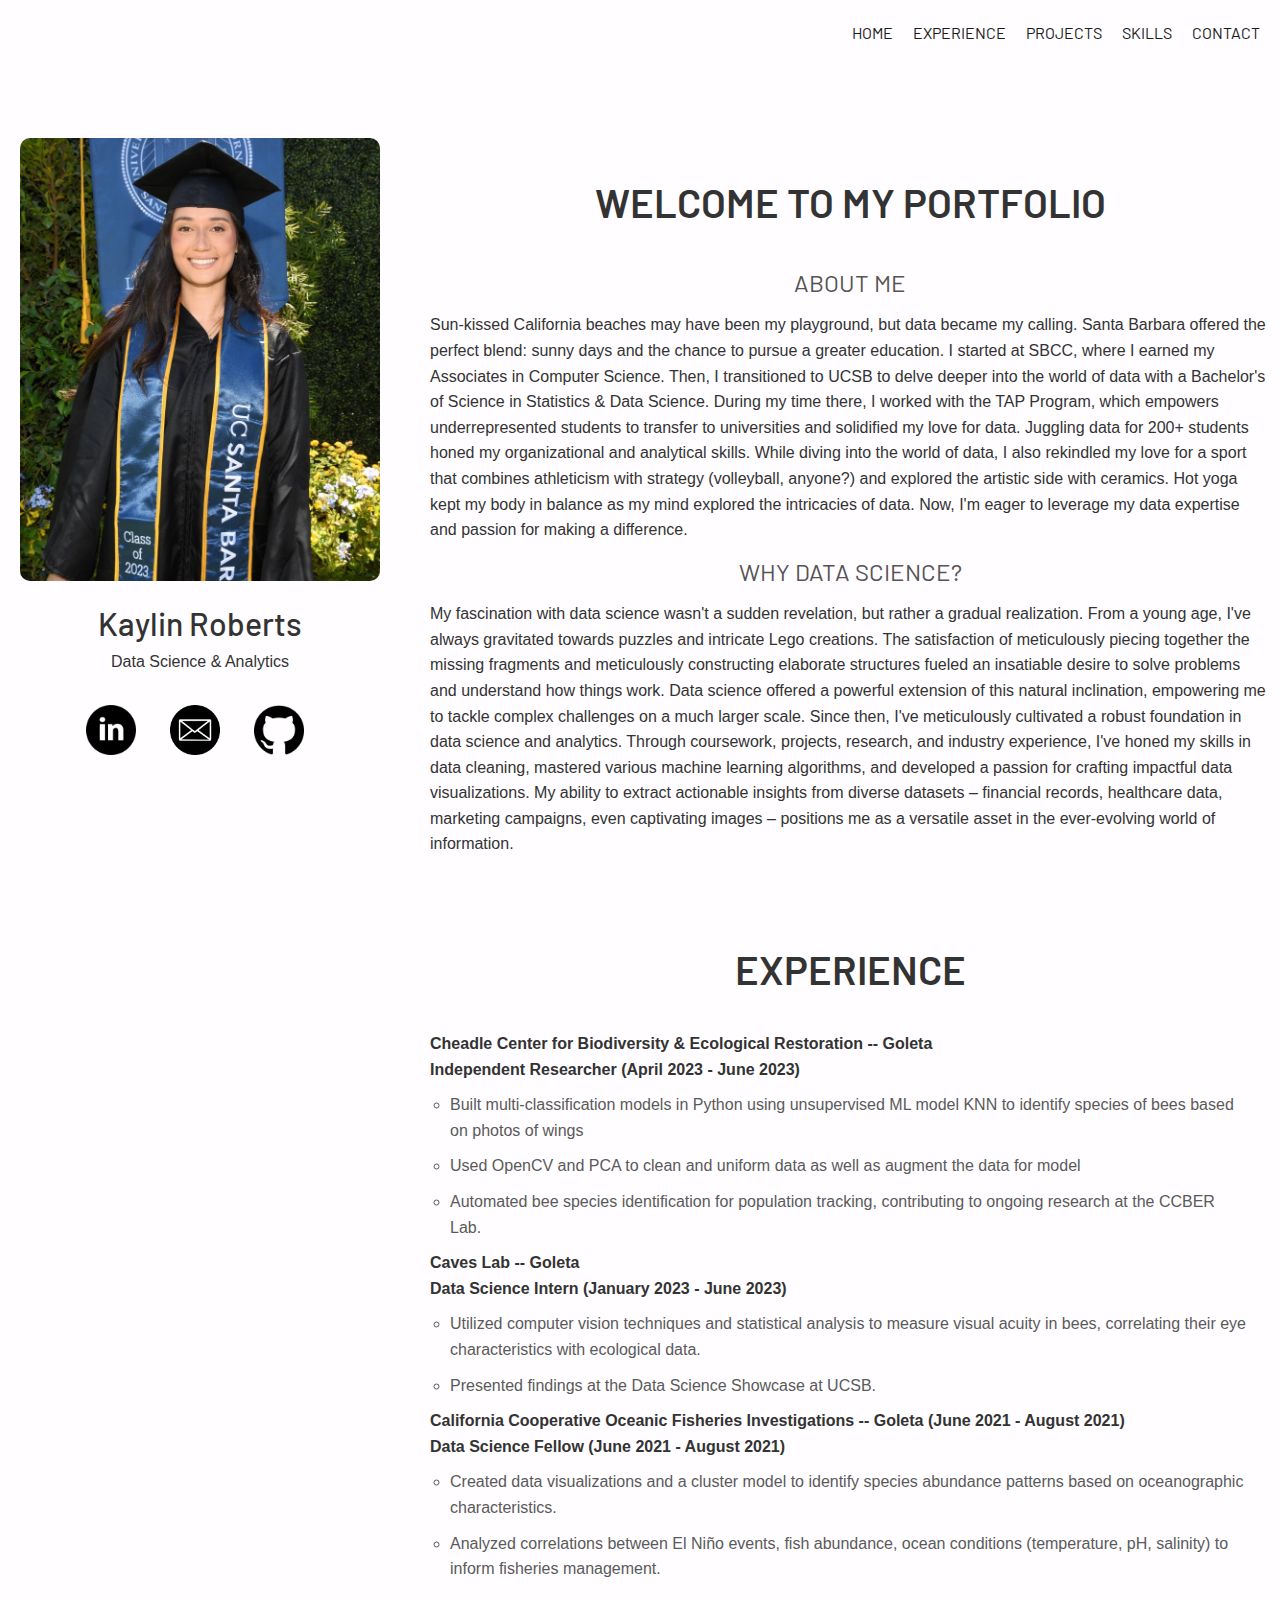
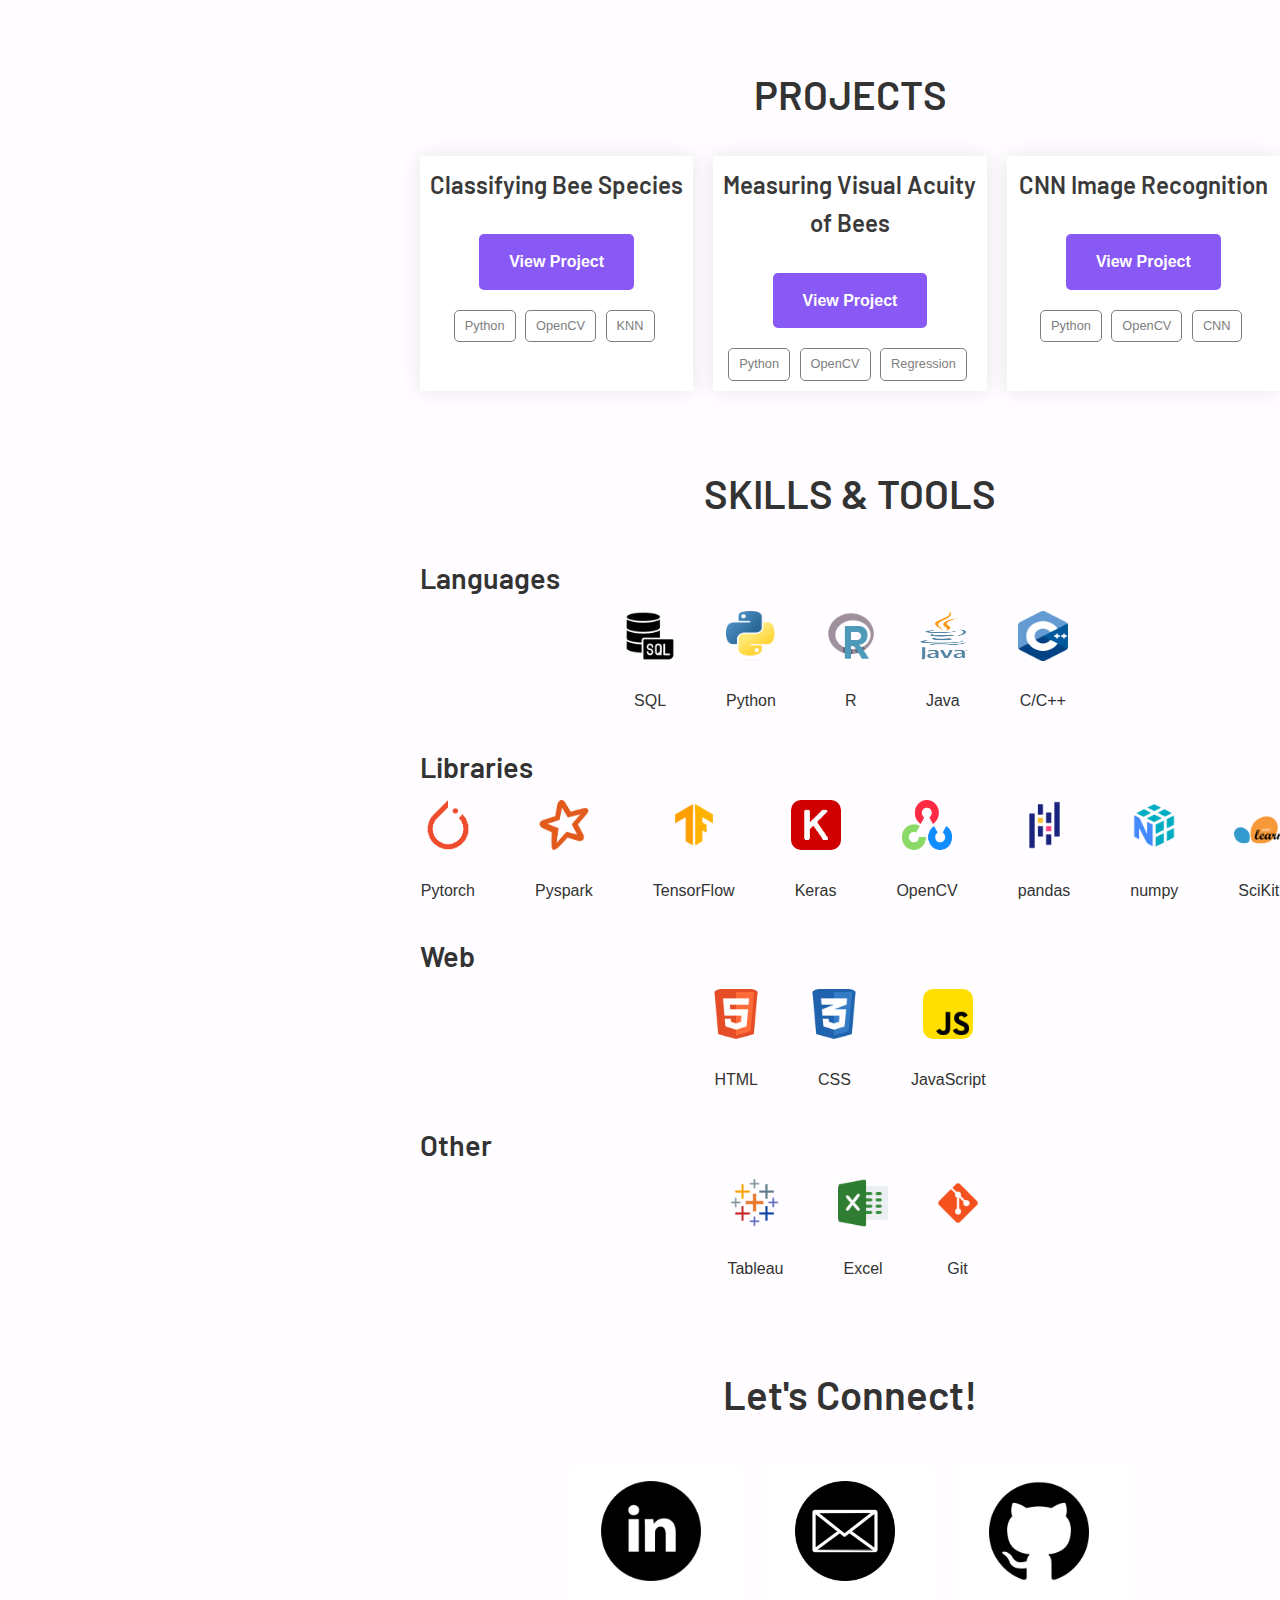
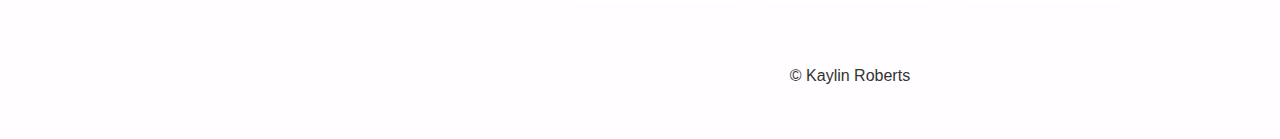
<file: index.html>
<!DOCTYPE html>
<html lang="en">
<head>
    <meta charset="UTF-8">
    <meta name="viewport" content="width=device-width, initial-scale=1.0">
    <title>Kaylin Roberts </title>
    <link rel="preconnect" href="https://fonts.googleapis.com">
<link rel="preconnect" href="https://fonts.gstatic.com" crossorigin>
<link href="https://fonts.googleapis.com/css2?family=Barlow:ital,wght@0,100;0,200;0,300;0,400;0,500;0,600;0,700;0,800;0,900;1,100;1,200;1,300;1,400;1,500;1,600;1,700;1,800;1,900&display=swap" rel="stylesheet">
    <link rel="stylesheet" href="style.css">
    <link rel="stylesheet" href="https://cdnjs.cloudflare.com/ajax/libs/font-awesome/5.15.1/css/all.min.css" />
    <link rel="preconnect" href="https://fonts.googleapis.com">
<link rel="preconnect" href="https://fonts.gstatic.com" crossorigin>
<link href="https://fonts.googleapis.com/css2?family=Barlow:ital,wght@0,100;0,200;0,300;0,400;0,500;0,600;0,700;0,800;0,900;1,100;1,200;1,300;1,400;1,500;1,600;1,700;1,800;1,900&family=PT+Serif:ital,wght@0,400;0,700;1,400;1,700&display=swap" rel="stylesheet">
</head>
<body>
    <header class="hero">
    <nav class="nav-bar">
        <span class="nav-items">
            <a href="#home">HOME</a>
            <a href="#experience">EXPERIENCE</a>
            <a href="#project">PROJECTS</a>
            <a href="#skills-and-tools">SKILLS</a>
            <a href="#contact">CONTACT</a>
        </span>
    </nav>
</header>
    <main class="container">
        <section id="home">
            <h2>WELCOME TO MY PORTFOLIO</h2>
            <h3 class="different-color">ABOUT ME</h3>
            <p class="indented-paragraph"> Sun-kissed California beaches may have been my playground, but data became my calling. Santa Barbara offered the perfect blend: sunny days and the chance to pursue a greater education. I started at SBCC, where I earned my Associates in Computer Science. Then, I transitioned to UCSB to delve deeper into the world of data with a Bachelor's of Science in Statistics & Data Science.

                During my time there, I worked with the TAP Program, which empowers underrepresented students to transfer to universities and solidified my love for data. Juggling data for 200+ students honed my organizational and analytical skills.
          
                While diving into the world of data, I also rekindled my love for a sport that combines athleticism with strategy (volleyball, anyone?) and explored the artistic side with ceramics. Hot yoga kept my body in balance as my mind explored the intricacies of data.
          
                Now, I'm eager to leverage my data expertise and passion for making a difference.
              </p>
            <h3 class="different-color">WHY DATA SCIENCE?</h3>
            <p class="indented-paragraph"> My fascination with data science wasn't a sudden revelation, but rather a gradual realization. From a young age, I've always gravitated towards puzzles and intricate Lego creations. The satisfaction of meticulously piecing together the missing fragments and meticulously constructing elaborate structures fueled an insatiable desire to solve problems 
                and understand how things work. Data science offered a powerful extension of this natural inclination, empowering me to tackle complex challenges on a much larger scale. Since then, I've meticulously cultivated a robust foundation in data science and analytics. Through coursework, projects, research, and industry experience, I've honed my skills in data cleaning, mastered various machine learning algorithms, and developed a passion for crafting impactful data visualizations. My ability to extract actionable insights from diverse datasets – financial records, healthcare data, marketing campaigns, even captivating images
                 – positions me as a versatile asset in the ever-evolving world of information.</p>
        </section>

        <section class = "resume" id="experience">
            <h2>EXPERIENCE</h2>
            <ul>
                    <h4>Cheadle Center for Biodiversity & Ecological Restoration -- Goleta</h4>
                    <h4>Independent Researcher (April 2023 - June 2023)</h4>
                    <ul>
                        <li>Built multi-classification models in Python using unsupervised ML model KNN to identify species of bees based on photos of wings</li>
                        <li>Used OpenCV and PCA to clean and uniform data as well as augment the data for model</li>
                        <li>Automated bee species identification for population tracking, contributing to ongoing research at the CCBER Lab.</li>
                    </ul>

                    <h4>Caves Lab -- Goleta</h4>
                    <h4>Data Science Intern (January 2023 - June 2023)</h4>
                    <ul>
                        <li>Utilized computer vision techniques and statistical analysis to measure visual acuity in bees, correlating their eye characteristics with ecological data.  </li>
                        <li>Presented findings at the Data Science Showcase at UCSB.</li>
                    </ul>

                    <h4>California Cooperative Oceanic Fisheries Investigations -- Goleta (June 2021 - August 2021)</h4>
                    <h4>Data Science Fellow (June 2021 - August 2021)</h4>
                    <ul>
                        <li>Created data visualizations and a cluster model to identify species abundance patterns based on oceanographic characteristics. </li>
                        <li>Analyzed correlations between El Niño events, fish abundance, ocean conditions (temperature, pH, salinity) to inform fisheries management.</li>
                    </ul>
                </ul>
        </section>


        <section id="project">
            <h2>PROJECTS</h2>
        
            <div class="project-grid">
                <div class="project">
                    <h3>Classifying Bee Species</h3>
                    <a href="https://github.com/kaylinroberts/Classifying-Bee-Wings/blob/main/Final_Report_and_Code_Bee_Classifier.ipynb" target="_blank">View Project</a>
                    <div class="project-tags">
                        <span class="tag">Python</span>
                        <span class="tag">OpenCV</span>
                        <span class="tag">KNN</span>
                    </div>
                </div>
        
                <div class="project">
                    <h3> Measuring Visual Acuity of Bees</h3>
                    <a href="https://github.com/xwang38438/bee_oda_caves/blob/main/README.md" target="_blank">View Project</a>
                    <div class="project-tags">
                        <span class="tag">Python</span>
                        <span class="tag">OpenCV</span>
                        <span class="tag">Regression</span>
                    </div>
                </div>
        
                <div class="project">
                    <h3>CNN Image Recognition</h3>
                    <a href="https://github.com/kaylinroberts/vignette-cnn-facial-recognition/blob/main/README.md" target="_blank">View Project</a>
                    <div class="project-tags">
                        <span class="tag">Python</span>
                        <span class="tag">OpenCV</span>
                        <span class="tag">CNN</span>
                    </div>
                </div>
        
                <!-- Add more projects as needed -->
            </div>
        </section>
        


        

        <section id="skills-and-tools">
            <h2>SKILLS & TOOLS</h2>
        
            <div class="skill-category" id="languages">
                <h3>Languages</h3>
                <ul class="skill-list">
                    <li>
                        <img src="images/sql.png">
                        <p>SQL</p>
                    </li>
                    <li>
                        <img src="images/Python-logo-notext.svg.png">
                        <p>Python</p>
                    </li>
                    <li>
                        <img src="images/r.png" >
                        <p>R</p>
                    </li>
                    <li>
                        <img src="images/java.svg.png" >
                        <p>Java</p>
                    </li>
                    <li>
                        <img src="images/ISO_C++_Logo.svg.png" >
                        <p>C/C++</p>
                    </li>
                </ul>
            </div>
        
            <div class="skill-category" id="libraries">
                <h3>Libraries</h3>
                <ul class="skill-list">
                    <li>
                        <img src="images/pytorch.png" >
                        <p>Pytorch</p>
                    </li>
                    <li>
                        <img src="images/pyspark.png" >
                        <p>Pyspark</p>
                    </li>
                    <li>
                        <img src="images/tensor.png">
                        <p>TensorFlow</p>
                    </li>
                    <li>
                        <img src="images/keras.png">
                        <p>Keras</p>
                    </li>
                    <li>
                        <img src="images/OpenCV_logo_no_text.png">
                        <p>OpenCV</p>
                    </li>
                    <li>
                        <img src="images/pandas.png">
                        <p>pandas</p>
                    </li>
                    <li>
                        <img src="images/numpy.png">
                        <p>numpy</p>

                        <li>
                            <img src="images/scikit.png">
                            <p>SciKit</p>
                        </li>
                    </li>
                </ul>
            </div>
                <div class="skill-category" id="Web">
                <h3>Web</h3>
                <ul class="skill-list">
                    <li>
                        <img src="images/html.png" >
                        <p>HTML</p>
                    </li>
                    <li>
                        <img src="images/css.png" >
                        <p>CSS</p>
                    </li>
                    <li>
                        <img src="images/js.png" >
                        <p>JavaScript</p>
                    </li>
                </ul>
            </div>
                <div class="skill-category" id="Other">
                <h3>Other</h3>
                <ul class="skill-list">
                    <li>
                        <img src="images/tableau.png" >
                        <p>Tableau</p>
                    </li>
                    <li>
                        <img src="images/excel.png" >
                        <p>Excel</p>
                    </li>
                    <li>
                        <img src="images/git.png" >
                        <p>Git</p>
                    </li>
                    <!-- Add more library skills as needed -->
                </ul>
            </div>
        
        </section>
        


        <section id="contact">
            <h2>Let's Connect!</h2>
            <a href="https://www.linkedin.com/in/kaylin-roberts-2a6843220/" target="_blank">
                <img src="images/linkedin2.png" alt="Connect Image">
            </a>
            <a href="mailto:your.kaylinrobertss@gmail.com" target="_blank">
                <img src="images/email.png" alt="Connect Image">
            </a>
            <a href="https://github.com/kaylinroberts/kaylinroberts/blob/main/README.md" target="_blank">
                <img src="images/github.png" alt="Connect Image">
            </a>
        </section>

    <div class="left-section">
        <div class="container">
            <img src="images/IMG_7278.jpg">
            <h1>Kaylin Roberts</h1>
            <p>Data Science & Analytics</p>
        </div>
        <div class="contacts"> <!-- Ensure that this class is spelled correctly -->
            <a href="https://www.linkedin.com/in/kaylin-roberts-2a6843220/" target="_blank">
                <img src="images/linkedin2.png" alt="Connect Image">
            </a>
            <a href="mailto:your.kaylinrobertss@gmail.com" target="_blank">
                <img src="images/email.png" alt="Connect Image">
            </a>
            <a href="https://github.com/kaylinroberts/kaylinroberts/blob/main/README.md" target="_blank">
                <img src="images/github.png" alt="Connect Image">
            </a>
        </div>
    </div>
   

    <footer class="container">
        <p>&copy; Kaylin Roberts</p>
    </footer>
</body>
</html>
</file>
<file: style.css>
/* Reset some default styles */

*{
    box-sizing: border-box;
    margin: 0;
    padding: 0;
    text-decoration: none;
}

h2 {
    font-family: 'Barlow', sans-serif;
    font-weight: 600; /* Adjust the font weight as needed */
    font-size: 2.5em; /* Adjust the font size as needed */
}

h3 {
    font-family: 'Barlow', sans-serif;
    font-weight: 600; /* Adjust the font weight as needed */
    font-size: 1.5em; /* Adjust the font size as needed */
}

h5{
    text-align: left;
}

.indented-paragraph{
    text-align: left;
}

.resume{
    text-align: left;
}

.resume li{
    font-size: medium;
    font-family: Arial, Helvetica, sans-serif;
    font-weight: 200;
    color: rgb(90, 90, 90);
}


.different-color {
    color: rgb(85, 84, 84);
    font-weight: 400;
  }
.left-section {
    position: fixed;
    top: 0;
    left: 0;
    width: 400px; /* Adjust width as needed */
    height: 100vh; /* Full height of the viewport */
    background: rgb(255, 253, 255);
    display: flex;
    flex-direction: column;
    align-items: center;
    justify-content: center;
    padding: 20px;
    color: #fff;
    z-index: 1000;
}

.container img {
    width: 400px;
    max-width: 100%; /* Ensure the image doesn't exceed the container's width */
    height: auto; /* Maintain the image's aspect ratio */
    border-radius: 10px;
}

.contacts img {
    width: 50px; /* Adjust the width to your desired size */
    height: auto; /* Maintain the aspect ratio */
    margin-right: 10px; /* Add some space between the images */
}

.left-section .container h1 {
    font-family:'Barlow', sans-serif;
    font-weight: 500;
    font-style: normal;
    font-size: 2em; /* Adjust the value to change the font size */
    margin-bottom: 0;
}

.left-section .container p {
    margin-top: 0;
    font-size: 1em; /* Adjust the value to change the font size */
    margin-bottom: 30px;
}

.container {
    text-align: center;
}

.container h1 {
    font-size: 1em;
    margin-bottom: 10px;
}

.container p {
    font-size: 1em;
}



body, h1, h2, p, ul, li, a {
    margin: 10px;
    padding: 0;
    color: #333;
}

body {
    font-family: 'Segoe UI', Tahoma, Geneva, Verdana, sans-serif;
    line-height: 1.6;
    background-color: rgb(255, 253, 255);
    margin: 0;
    padding-left: 420px;
}

.container {
    max-width: 1200px;
    margin: 0 auto;
}

.hero {
    background-size: cover;
    background-position: center;
    color: rgb(255, 253, 255);
    text-align: center;
    padding: 30px 0px;
}

.hero h1 {
    font-size: 3em;
}

.hero p {
    font-size: 1.2em;
    margin-top: 20px;
}


.nav-bar {
    display: flex;
    justify-content: space-between;
    align-items: center;
    padding: 10px 10px;
    padding-right: 440px;
    width: 100%;
    background:rgb(255, 253, 255);
    position: fixed;
    top: 0;
    transition: top 0.3s ease;
    font-family: 'Barlow', sans-serif;
    font-weight: 400;
}

.nav-items {
    font-family: 'Barlow', sans-serif;
    font-weight: 400;
    display: flex;
    align-items: flex-end;
    margin-left: auto;
}
.nav-items a {
    color: rgb(27, 27, 27);
    display: inline-block;
    margin-left: 20px;
    margin-right: 0px;
    transition: 0.15s ease;
}
.nav-items a:hover {
    color: rgb(183, 141, 250);
}

.project-tags {
    margin-top: 10px;
}

.tag {
    display: inline-block;
    background-color: #fff;
    color: rgb(126, 126, 126);
    padding: 5px 10px;
    margin-right: 5px;
    border-radius: 5px;
    font-size: 0.8em;
    border: 1px solid rgb(126, 126, 126);
}



main {
    padding: 40px 0;
}
section {
    padding-top: 60px; /* Adjust the value based on the height of your fixed navbar */
}
section h2 {
    color: #333;
    text-align: center;
    margin-bottom: 30px;
}



.project-grid {
    display: grid;
    grid-template-columns: repeat(3, 1fr);
    gap: 20px;
}

.project {
    background-color: #fff;
    padding: 10px;
    padding-bottom: 10px;
    box-shadow: 0 0 20px rgba(0, 0, 0, 0.1);
    transition: transform 0.3s ease;
}

.project:hover {
    transform: scale(1.05);
}

.project-description{
    margin-top: 20px;
    margin-bottom: 20px;
}

.project h3 {
    color: #3a3a3a;
    font-size: 1.5em;
    padding-bottom: 20px;
}

.project a {
    display: inline-block;
    padding: 15px 30px;
    background-color:#8859f5;
    color: #fff;
    text-decoration: none;
    border-radius: 5px;
    font-weight: bold;
    transition: background-color 0.3s ease;
}

.project a:hover {
    background-color: #2d058a;
}

#skills-and-tools {
    text-align:center;
}

.skill-category {
    text-align: left;
    font-size: larger;
    margin-bottom: 20px;
}

.skill-list {
    list-style: none;
    padding: 0;
    display: flex;
    justify-content: center;
    font-size: medium;
}

.skill-list li {
    margin: 0 20px;
    text-align: center;
}

.skill-list img {
    width: 50px; /* Adjust the size of the images as needed */
    height: 50px;
    margin-bottom: 10px;
}



#contact {
    background-color: rgb(255, 253, 255);
    color: #fff;
    text-align: center;
    padding: 40px 0;
}

#contact p {
    margin-bottom: 20px;
    font-size: 1.2em;
}

#contact a {
    display: inline-block;
    padding: 15px 30px;
    background-color: #fff;
    color: rgb(255, 253, 255);
    text-decoration: none;
    border-radius: 5px;
    font-weight: bold;
    transition: background-color 0.3s ease, color 0.3s ease;
}

#contact a:hover {
    background-color: #b9a1f1;
    color: #fff;
}

#contact img {
    width: 100px; /* Adjust the width to your desired size */
    height: auto; /* Maintain the aspect ratio */
    margin-right: 10px; /* Add some space between the images */
}
</file>
